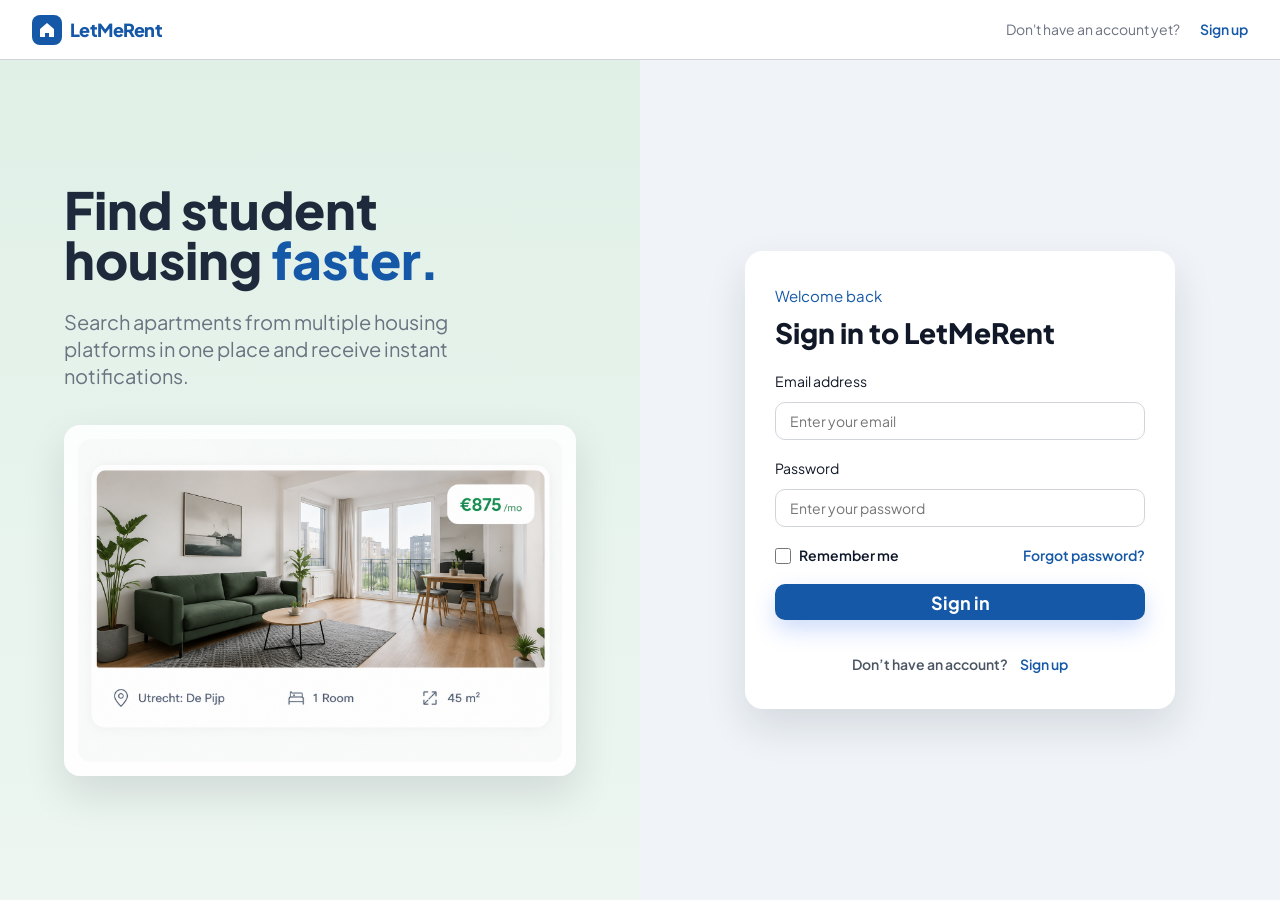
<file: sign-up-in/signin.html>
<!DOCTYPE html>
<html lang="en">
  <head>
    <meta charset="UTF-8" />
    <meta name="viewport" content="width=device-width, initial-scale=1.0" />
    <title>LetMeRent — Sign in</title>
    <link rel="preconnect" href="https://fonts.googleapis.com" />
    <link rel="preconnect" href="https://fonts.gstatic.com" crossorigin />
    <link href="https://fonts.googleapis.com/css2?family=Inter:wght@400;500;600;700;800&family=Plus+Jakarta+Sans:wght@400;500;600;700;800&display=swap" rel="stylesheet"/>
    <link rel="stylesheet" href="../styles.css"/>
    <link rel="stylesheet" href="signupin.css" />
  </head>
  <body>
    <nav class="nav">
    <a class="nav-logo" href="../index.html">
      <div class="logo-icon">
        <svg width="18" height="18" viewBox="0 0 18 18" fill="none">
          <!-- Let-Me-Rent Logo -->
          <path d="M2 8L9 2L16 8V16H11V12H7V16H2V8Z" fill="white"/>
        </svg>
      </div>
      <p>LetMeRent</p>
    </a>
    <div class="right-nav">Don't have an account yet?<a href="./signup.html" class="gap">Sign up</a></div>
  </nav>

      <main class="content">
        <section class="hero-panel">
          <div>
            <h1>Find student <br>housing <span>faster.</span><br></h1>
            <p>
              Search apartments from multiple housing platforms in one place and
              receive instant notifications.
            </p>
          </div>

          <article class="listing-card">
            <div class="listing-photo">
              <img class="listing-image" src="../img/apartment.png" alt="Apartment interior" />
            </div>
          </article>
        </section>

        <section class="auth-panel">
          <div class="auth-card">
            <p class="eyebrow">Welcome back</p>
            <h2>Sign in to LetMeRent</h2>

            <form class="auth-form">
              <label>
                <span>Email address</span>
                <input type="email" placeholder="Enter your email" />
              </label>

              <label>
                <span>Password</span>
                <input type="password" placeholder="Enter your password" />
              </label>

              <div class="form-row">
                <label class="check">
                  <input type="checkbox" />
                  <span>Remember me</span>
                </label>
                <a href="#">Forgot password?</a>
              </div>

              <button type="submit">Sign in</button>

              <p class="bottom-text">
                <span>Don’t have an account?</span>
                <a href="./signup.html">Sign up</a>
              </p>
            </form>
          </div>
        </section>
      </main>
  </body>
</html>
</file>
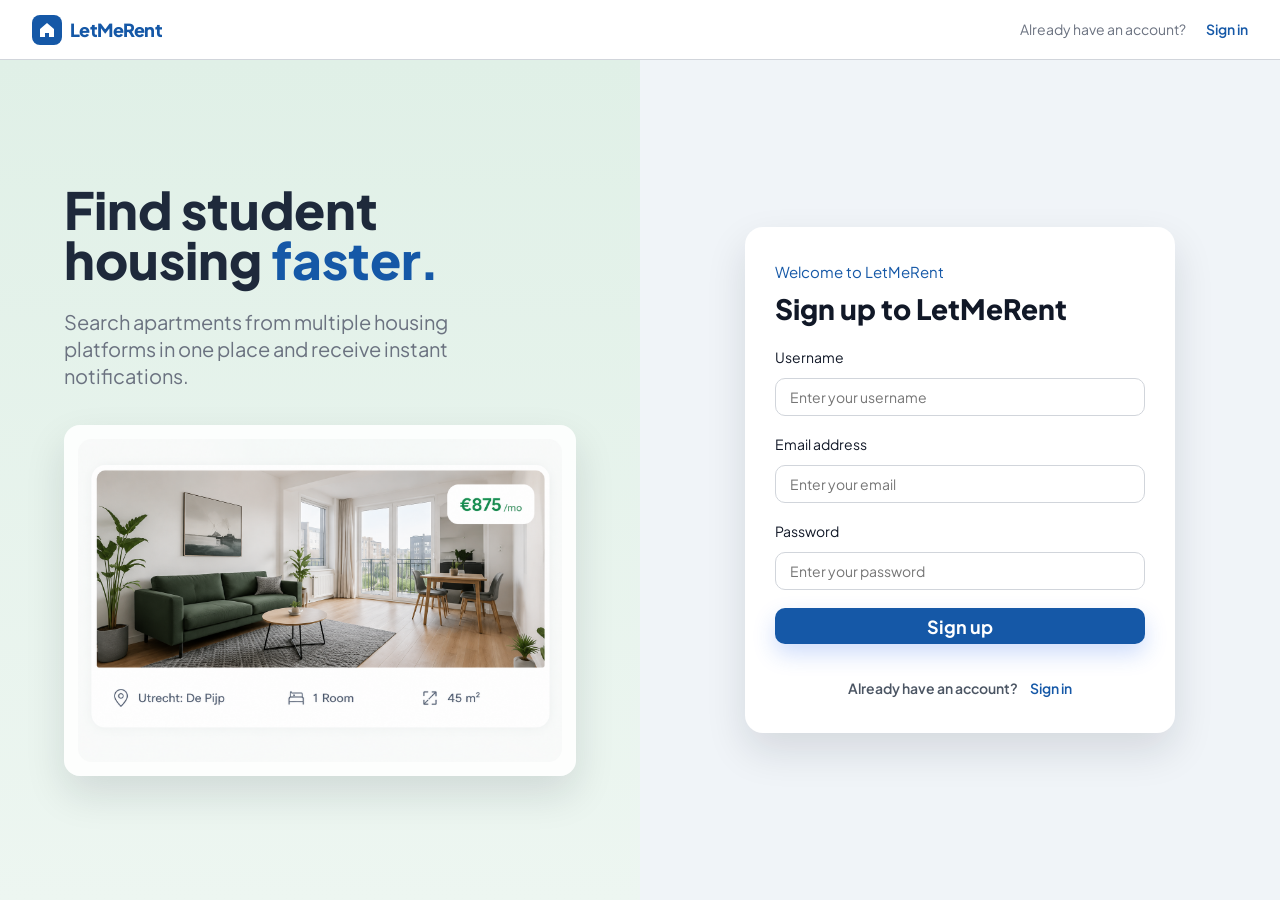
<file: sign-up-in/signup.html>
<!DOCTYPE html>
<html lang="en">
  <head>
    <meta charset="UTF-8" />
    <meta name="viewport" content="width=device-width, initial-scale=1.0" />
    <title>LetMeRent — Sign up</title>
    <link rel="preconnect" href="https://fonts.googleapis.com" />
    <link rel="preconnect" href="https://fonts.gstatic.com" crossorigin />
    <link href="https://fonts.googleapis.com/css2?family=Inter:wght@400;500;600;700;800&family=Plus+Jakarta+Sans:wght@400;500;600;700;800&display=swap" rel="stylesheet" />
    <link rel="stylesheet" href="../styles.css"/>
    <link rel="stylesheet" href="signupin.css" />
  </head>
  <body>
    <nav class="nav">
    <a class="nav-logo" href="../index.html">
      <div class="logo-icon">
        <svg width="18" height="18" viewBox="0 0 18 18" fill="none">
          <!-- Let-Me-Rent Logo -->
          <path d="M2 8L9 2L16 8V16H11V12H7V16H2V8Z" fill="white"/>
        </svg>
      </div>
      <p>LetMeRent</p>
    </a>
    <div class="right-nav">Already have an account?<a href="./signin.html" class="gap">Sign in</a></div>
  </nav>

      <main class="content">
        <section class="hero-panel">
          <div>
            <h1>Find student<br />housing <span>faster.</span></h1>
            <p>Search apartments from multiple housing platforms in one place and receive instant notifications.</p>
          </div>

          <article class="listing-card">
            <div class="listing-photo">
              <img class="listing-image" src="../img/apartment.png" alt="Apartment interior" />
            </div>
          </article>
        </section>

        <section class="auth-panel">
          <div class="auth-card">
            <p class="eyebrow">Welcome to LetMeRent</p>
            <h2>Sign up to LetMeRent</h2>

            <form class="auth-form">
              <label>
                <span>Username</span>
                <input type="text" placeholder="Enter your username" />
              </label>

              <label>
                <span>Email address</span>
                <input type="email" placeholder="Enter your email" />
              </label>

              <label>
                <span>Password</span>
                <input type="password" placeholder="Enter your password" />
              </label>

              <button type="submit">Sign up</button>

              <p class="bottom-text">
                <span>Already have an account?</span>
                <a href="./signin.html">Sign in</a>
              </p>
            </form>
          </div>
        </section>
      </main>
  </body>
</html>
</file>
<file: styles.css>
@import url('https://fonts.googleapis.com/css2?family=Plus+Jakarta+Sans:wght@300;400;500;600;700;800&family=Fraunces:ital,wght@0,700;1,700&display=swap');

*,
*::before,
*::after {
  box-sizing: border-box;
  margin: 0;
  padding: 0;
}

:root {
  --blue:        #1558A7;
  --blue-light:  #EBF2FB;
  --blue-mid:    #2D72D2;
  --blue-dark:   #0D3D7A;

  --green:       #12B76A;
  --green-bg:    #ECFDF3;
  --amber:       #F59E0B;
  --amber-bg:    #FFFBEB;
  --red:         #EF4444;
  --red-bg:      #FEF2F2;

  --ink:         #111827;
  --ink-2:       #374151;
  --muted:       #6B7280;

  --border:      #E5E7EB;
  --surface:     #F9FAFB;
  --white:       #FFFFFF;

  --radius:      12px;
  --radius-sm:   8px;

  --shadow-sm:   0 1px 3px rgba(0, 0, 0, .08), 0 1px 2px rgba(0, 0, 0, .06);
  --shadow:      0 4px 16px rgba(0, 0, 0, .08), 0 1px 4px rgba(0, 0, 0, .04);
  --shadow-lg:   0 12px 40px rgba(0, 0, 0, .12), 0 4px 12px rgba(0, 0, 0, .06);
}

body {
  font-family: 'Plus Jakarta Sans', sans-serif;
  background: #F0F4F8;
  color: var(--ink);
  font-size: 14px;
  line-height: 1.5;
}

.nav {
  position: sticky;
  top: 0;
  z-index: 100;
  display: flex;
  align-items: center;
  justify-content: space-between;
  height: 60px;
  padding: 0 32px;
  background: var(--white);
  border-bottom: 1px solid var(--border);
}

.nav-logo {
  display: flex;
  align-items: center;
  gap: 8px;
  font-size: 18px;
  font-weight: 800;
  color: var(--blue);
  letter-spacing: -.03em;
  text-decoration: none;
}

.nav-logo .logo-icon {
  display: flex;
  align-items: center;
  justify-content: center;
  width: 30px;
  height: 30px;
  background: var(--blue);
  border-radius: 8px;
  flex-shrink: 0;
}

.nav-links {
  display: flex;
  gap: 4px;
  list-style: none;
}

.nav-links a {
  display: block;
  padding: 6px 12px;
  border-radius: 8px;
  font-size: 13px;
  font-weight: 500;
  color: var(--muted);
  text-decoration: none;
  transition: all .15s;
}

.nav-links a:hover,
.nav-links a.active {
  color: var(--blue);
  background: var(--blue-light);
}

.nav-links a.active {
  font-weight: 600;
}

.nav-right {
  display: flex;
  align-items: center;
  gap: 10px;
}

.nav-avatar {
  display: flex;
  align-items: center;
  justify-content: center;
  width: 36px;
  height: 36px;
  background: linear-gradient(135deg, var(--blue) 0%, var(--blue-mid) 100%);
  border-radius: 50%;
  color: white;
  font-size: 12px;
  font-weight: 700;
  cursor: pointer;
  text-decoration: none;
}

.nav-signin {
  display: flex;
  align-items: center;
  justify-content: center;
  height: 36px;
  padding: 0 18px;
  background: linear-gradient(135deg, var(--blue) 0%, var(--blue-mid) 100%);
  border-radius: 20px;
  color: white;
  font-size: 13px;
  font-weight: 700;
  text-decoration: none;
  cursor: pointer;
}

.nav-signin:hover {
  opacity: 0.9;
}

.badge {
  display: inline-flex;
  align-items: center;
  gap: 4px;
  padding: 4px 10px;
  border-radius: 20px;
  font-size: 11px;
  font-weight: 700;
}

.badge.hi { background: var(--green-bg); color: #059669; border: 1.5px solid #A7F3D0; }
.badge.md { background: var(--amber-bg); color: #D97706; border: 1.5px solid #FDE68A; }

.badge-sm {
  display: inline-flex;
  align-items: center;
  gap: 3px;
  padding: 2px 8px;
  border-radius: 20px;
  font-size: 10px;
  font-weight: 700;
}

.badge-sm.hi { background: var(--green-bg); color: #059669; border: 1.5px solid #A7F3D0; }
.badge-sm.md { background: var(--amber-bg); color: #D97706; border: 1.5px solid #FDE68A; }
.badge-sm.lo { background: var(--red-bg);   color: #DC2626; border: 1.5px solid #FECACA; }

.tag {
  display: inline-flex;
  align-items: center;
  gap: 3px;
  padding: 2px 7px;
  background: var(--surface);
  border: 1px solid var(--border);
  border-radius: 5px;
  font-size: 10px;
  font-weight: 600;
  color: var(--muted);
}

.btn-primary {
  padding: 9px 20px;
  background: var(--blue);
  border: none;
  border-radius: var(--radius-sm);
  color: white;
  font-family: 'Plus Jakarta Sans', sans-serif;
  font-size: 13px;
  font-weight: 600;
  cursor: pointer;
  transition: background .15s;
}

.btn-primary:hover {
  background: var(--blue-dark);
}

.btn-ghost {
  padding: 9px 20px;
  background: none;
  border: 1.5px solid var(--border);
  border-radius: var(--radius-sm);
  color: var(--ink-2);
  font-family: 'Plus Jakarta Sans', sans-serif;
  font-size: 13px;
  font-weight: 600;
  cursor: pointer;
  transition: all .15s;
}

.btn-ghost:hover {
  border-color: var(--blue);
  color: var(--blue);
}

.apply-profile-btn {
  font-family: 'Plus Jakarta Sans', sans-serif;
  font-size: 11px;
  font-weight: 600;
  color: var(--blue);
  background: var(--blue-light);
  border: 1px solid var(--blue);
  border-radius: var(--radius-sm);
  padding: 5px 12px;
  cursor: pointer;
  text-decoration: none;
  transition: all .15s;
}

.apply-profile-btn:hover {
  background: var(--blue);
  color: #fff;
}
</file>
<file: sign-up-in/signupin.css>
html,
body {
  height: 100%;
  overflow: hidden;
}

body {
  min-height: 100dvh;
  display: flex;
  flex-direction: column;
}

:root {
  --bg: #fff;
  --text: #0f172a;
  --panel: #e0f0e7;
  --panel-2: #edf6f1;
  --border: #d1d5db;
  --shadow: 0 18px 40px rgba(15, 23, 42, 0.12);
}

a {
  color: var(--blue);
  text-decoration: none;
  font-weight: 600;
}

.right-nav {
  display: flex;
  align-items: center;
  color: var(--muted);
  white-space: nowrap;
}

.gap {
  margin-left: 20px;
}

.nav {
  flex: 0 0 60px;
  padding-left: clamp(16px, 4vw, 32px);
  padding-right: clamp(16px, 4vw, 32px);
}

.content {
  flex: 1;
  min-height: 0;
  display: grid;
  grid-template-columns: minmax(0, 1fr) minmax(0, 1fr);
  overflow: hidden;
}

.hero-panel {
  background: linear-gradient(180deg, var(--panel) 0%, var(--panel-2) 100%);
  min-width: 0;
  min-height: 0;
  padding: clamp(28px, 5vh, 54px) clamp(28px, 5vw, 70px);
  display: flex;
  flex-direction: column;
  justify-content: center;
  gap: clamp(20px, 4vh, 40px);
  overflow: hidden;
}

.hero-panel h1 {
  margin: 0;
  font-family: "Plus Jakarta Sans", sans-serif;
  font-size: clamp(34px, 4vw, 56px);
  line-height: 0.98;
  font-weight: 800;
  letter-spacing: 0;
  color: #1e293b;
}

.hero-panel h1 span {
  color: var(--blue);
}

.hero-panel p {
  margin: clamp(14px, 3vh, 24px) 0 0;
  max-width: 420px;
  font-size: clamp(15px, 1.7vw, 20px);
  line-height: 1.35;
  color: var(--muted);
  letter-spacing: 0;
}

.listing-card {
  width: 100%;
  max-width: 560px;
  background: rgba(255, 255, 255, 0.9);
  border-radius: 16px;
  padding: clamp(8px, 1.2vw, 14px);
  box-shadow: var(--shadow);
}

.listing-photo {
  position: relative;
  aspect-ratio: 3 / 2;
  border-radius: 14px;
  overflow: hidden;
  background: #f7f7f5;
}

.listing-image {
  display: block;
  width: 100%;
  height: 100%;
  object-fit: cover;
}

.price-badge {
  position: absolute;
  top: 18px;
  right: 18px;
  padding: 8px 14px;
  border-radius: 14px;
  background: #fff;
  color: #16a34a;
  font-family: "Plus Jakarta Sans", sans-serif;
  font-size: 20px;
  font-weight: 800;
  box-shadow: 0 6px 18px rgba(15, 23, 42, 0.12);
}

.price-badge span {
  font-size: 12px;
  font-weight: 600;
  color: #64748b;
}

.listing-meta {
  display: flex;
  justify-content: space-between;
  gap: 12px;
  padding: 14px 10px 6px;
  color: #475569;
  font-size: 13px;
  flex-wrap: wrap;
}

.auth-panel {
  min-width: 0;
  min-height: 0;
  display: flex;
  align-items: center;
  justify-content: center;
  padding: clamp(20px, 4vh, 48px) clamp(20px, 4vw, 32px);
  overflow: hidden;
}

.auth-card {
  width: 100%;
  max-width: 430px;
  background: #fff;
  border-radius: 18px;
  padding: clamp(22px, 4vh, 34px) clamp(18px, 3vw, 30px);
  box-shadow: var(--shadow);
}

.eyebrow {
  margin: 0 0 10px;
  color: var(--blue);
  font-size: 15px;
  font-family: "Plus Jakarta Sans", sans-serif;
}

.auth-card h2 {
  margin: 0 0 22px;
  font-family: "Plus Jakarta Sans", sans-serif;
  font-size: clamp(24px, 2.2vw, 28px);
  line-height: 1.15;
  font-weight: 800;
  letter-spacing: 0;
}

.auth-form {
  display: flex;
  flex-direction: column;
  gap: clamp(12px, 2.2vh, 18px);
}

.auth-form label {
  display: flex;
  flex-direction: column;
  gap: 10px;
}

.auth-form .check {
  display: flex;
  flex-direction: row;
  align-items: center;
  gap: 8px;
}

.auth-form input {
  width: 100%;
  height: 38px;
  border: 1px solid var(--border);
  border-radius: 10px;
  padding: 0 14px;
  font: inherit;
  font-size: 14px;
  outline: none;
}

.auth-form input:focus {
  border-color: var(--blue);
  box-shadow: 0 0 0 3px rgba(37, 99, 235, 0.12);
}

.form-row {
  display: flex;
  align-items: center;
  justify-content: space-between;
  gap: 8px 16px;
  flex-wrap: wrap;
}

.check {
  display: inline-flex;
  align-items: center;
  gap: 8px;
  font-size: 14px;
  font-weight: 600;
  color: #0f172a;
}

.check input {
  width: 16px;
  height: 16px;
  margin: 0;
  accent-color: var(--blue);
}

.form-row a {
  font-size: 14px;
  white-space: nowrap;
}

.auth-form button {
  width: 100%;
  height: 36px;
  border: 0;
  border-radius: 10px;
  background: var(--blue);
  color: #fff;
  font: inherit;
  font-size: 18px;
  font-weight: 700;
  cursor: pointer;
  box-shadow: 0 10px 22px rgba(37, 99, 235, 0.22);
}

.auth-form button:disabled {
  cursor: not-allowed;
  opacity: 0.7;
}

.form-message {
  min-height: 18px;
  margin: -6px 0 0;
  color: #b91c1c;
  font-size: 14px;
  font-weight: 600;
}

.form-message.success {
  color: #15803d;
}

.bottom-text {
  margin: 16px 0 0;
  display: flex;
  justify-content: center;
  gap: 12px;
  text-align: center;
  color: #4b5563;
  font-size: 14px;
  font-weight: 600;
}

@media (max-width: 1100px) {
  .content {
    grid-template-columns: 1fr;
    grid-template-rows: auto minmax(0, 1fr);
  }

  .hero-panel {
    align-items: center;
    gap: 16px;
    padding: clamp(16px, 3vh, 24px) clamp(20px, 5vw, 40px);
    text-align: center;
  }

  .hero-panel p {
    max-width: 620px;
  }

  .listing-card {
    display: none;
  }

  .auth-panel {
    padding: clamp(16px, 3vh, 28px) clamp(20px, 5vw, 40px);
  }
}

@media (max-width: 640px) {
  .nav {
    padding-left: 16px;
    padding-right: 16px;
  }

  .nav-logo {
    font-size: 16px;
  }

  .right-nav {
    font-size: 0;
  }

  .right-nav .gap {
    margin-left: 0;
    font-size: 13px;
  }

  .hero-panel {
    display: none;
  }

  .content {
    grid-template-rows: minmax(0, 1fr);
  }

  .auth-panel {
    padding: 20px 16px;
  }

  .auth-card {
    padding: 26px 18px 22px;
  }
}

@media (max-height: 720px) and (min-width: 1101px) {
  .hero-panel {
    gap: 16px;
    padding: 24px 36px;
  }

  .hero-panel h1 {
    font-size: 38px;
  }

  .hero-panel p {
    margin-top: 12px;
    font-size: 16px;
  }

  .listing-card {
    max-width: 460px;
  }

  .auth-card {
    padding: 22px 24px;
  }

  .auth-form {
    gap: 12px;
  }

  .bottom-text {
    margin-top: 8px;
  }
}

@media (max-height: 620px) {
  .hero-panel {
    display: none;
  }

  .content {
    grid-template-columns: 1fr;
    grid-template-rows: minmax(0, 1fr);
  }

  .auth-card {
    padding: 16px 18px;
  }

  .eyebrow {
    display: none;
  }

  .auth-card h2 {
    margin-bottom: 12px;
    font-size: 22px;
  }

  .auth-form {
    gap: 10px;
  }

  .auth-form label {
    gap: 5px;
  }

  .auth-form input {
    height: 32px;
  }

  .auth-form button {
    height: 32px;
    font-size: 16px;
  }

  .bottom-text {
    margin-top: 4px;
  }
}

@media (max-height: 500px) {
  .bottom-text {
    display: none;
  }
}
</file>
